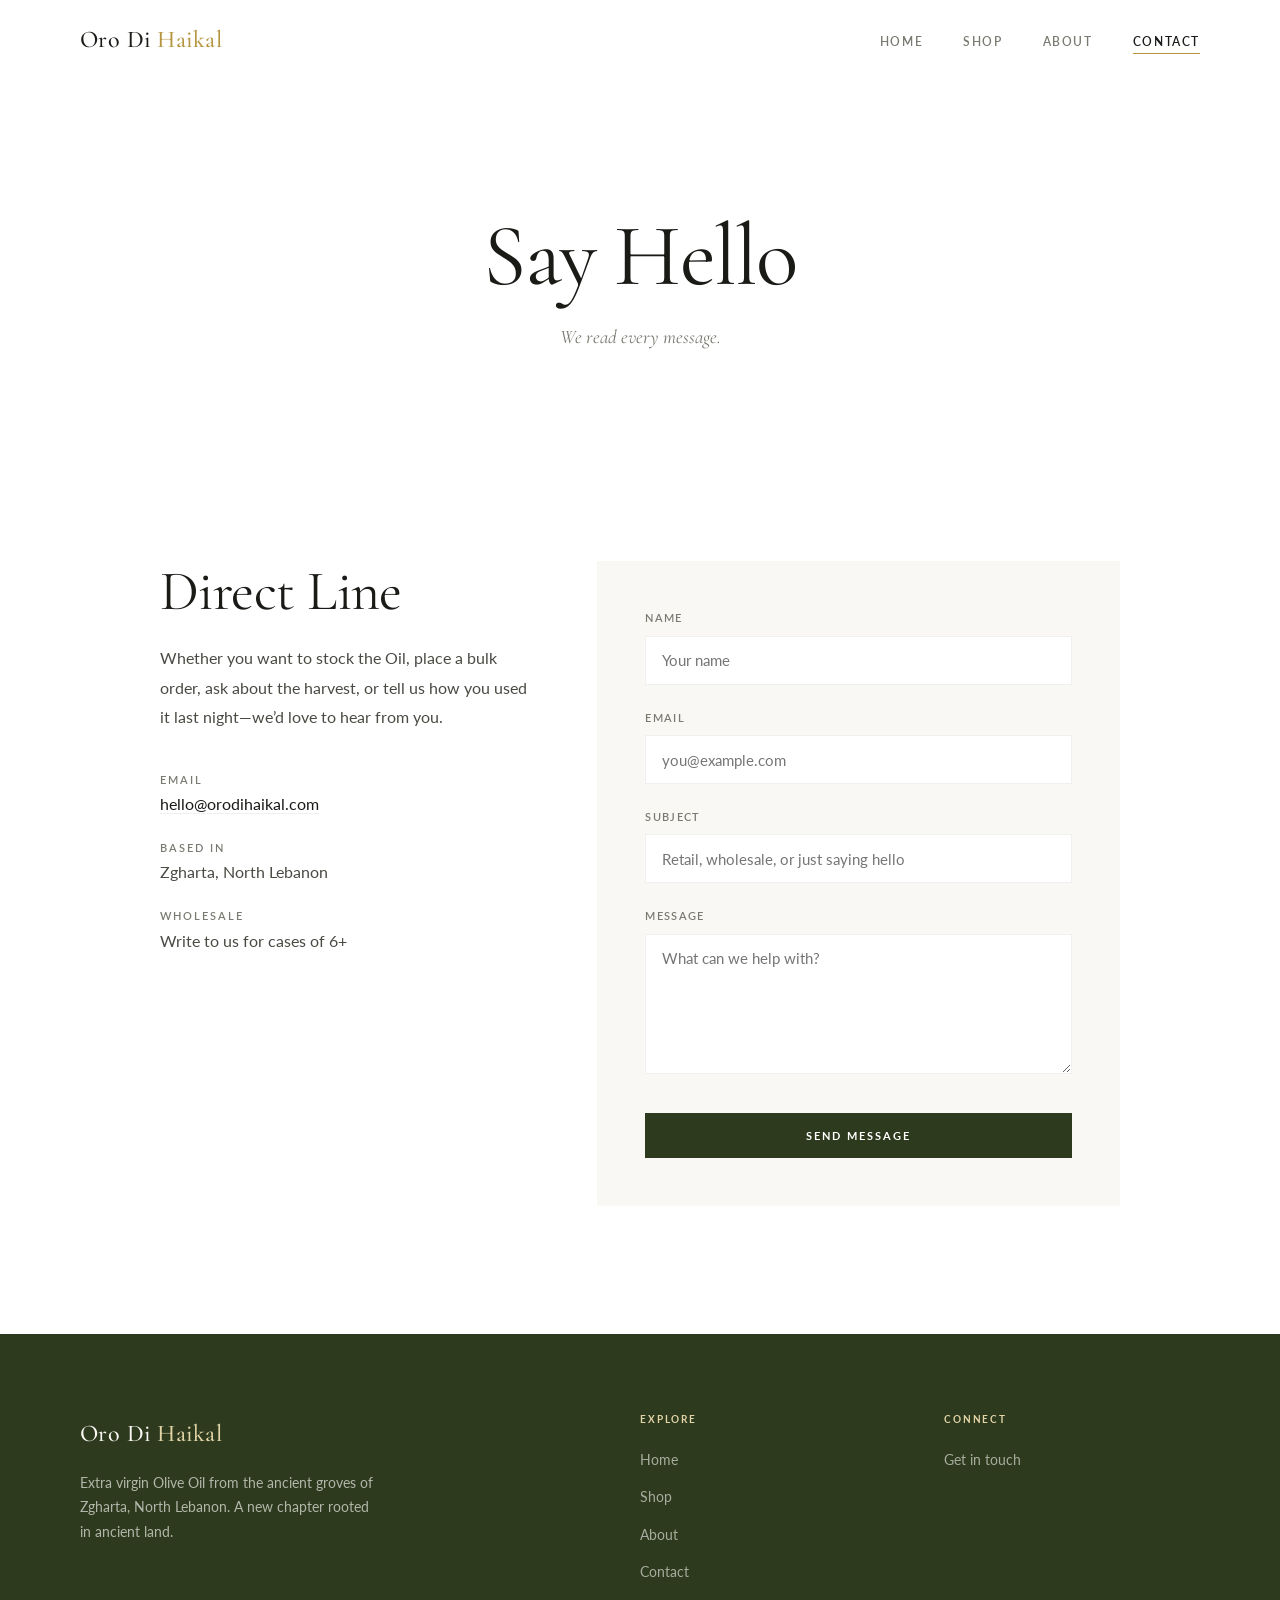
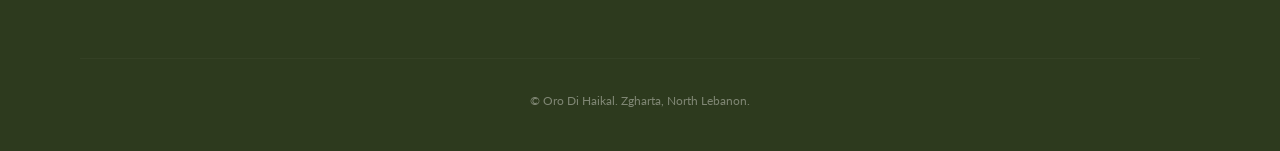
<file: contact.html>
<!DOCTYPE html>
<html lang="en">
<head>
  <meta charset="UTF-8" />
  <meta name="viewport" content="width=device-width, initial-scale=1.0" />
  <title>Contact &mdash; Oro Di Haikal</title>
  <meta name="description" content="Get in touch with Oro Di Haikal. Zgharta, North Lebanon. Wholesale, retail, and partnership inquiries." />
  <link rel="preconnect" href="https://fonts.googleapis.com" />
  <link rel="preconnect" href="https://fonts.gstatic.com" crossorigin />
  <link href="https://fonts.googleapis.com/css2?family=Cormorant+Garamond:ital,wght@0,400;0,500;0,600;1,400&family=Lato:wght@300;400;600;700&display=swap" rel="stylesheet" />
  <link rel="stylesheet" href="css/style.css" />
  <link rel="icon" href="data:image/svg+xml,<svg xmlns='http://www.w3.org/2000/svg' viewBox='0 0 32 32'><circle cx='16' cy='16' r='14' fill='%232d3a1e'/><circle cx='16' cy='14' r='5' fill='%23b59540'/></svg>" type="image/svg+xml" />
</head>
<body>
  <a href="#main" class="skip-link">Skip to content</a>

  <header class="site-header" id="header">
    <nav class="nav-inner">
      <a href="index.html" class="logo">Oro Di <span>Haikal</span></a>
      <button class="nav-toggle" id="navToggle" aria-label="Open menu" aria-expanded="false" aria-controls="navLinks">
        <svg viewBox="0 0 24 24" fill="none" stroke="currentColor" stroke-width="2"><path d="M3 12h18M3 6h18M3 18h18"/></svg>
      </button>
      <ul class="nav-links" id="navLinks">
        <li><a href="index.html">Home</a></li>
        <li><a href="shop.html">Shop</a></li>
        <li><a href="about.html">About</a></li>
        <li><a href="contact.html" class="active">Contact</a></li>
      </ul>
    </nav>
  </header>

  <main id="main">

    <section class="page-hero">
      <div class="container">
        <h1>Say Hello</h1>
        <p>We read every message.</p>
      </div>
    </section>

    <section class="s s--white">
      <div class="container">
        <div class="contact-grid reveal">
          <div class="contact-side">
            <h2>Direct Line</h2>
            <p>Whether you want to stock the Oil, place a bulk order, ask about the harvest, or tell us how you used it last night&mdash;we&rsquo;d love to hear from you.</p>
            <ul class="contact-list">
              <li><span class="label">Email</span><a href="mailto:hello@orodihaikal.com">hello@orodihaikal.com</a></li>
              <li><span class="label">Based in</span>Zgharta, North Lebanon</li>
              <li><span class="label">Wholesale</span>Write to us for cases of 6+</li>
            </ul>
          </div>
          <div class="form-wrap">
            <form id="contactForm" novalidate>
              <div class="form-group">
                <label for="name">Name</label>
                <input type="text" id="name" name="name" required placeholder="Your name" />
              </div>
              <div class="form-group">
                <label for="email">Email</label>
                <input type="email" id="email" name="email" required placeholder="you@example.com" />
              </div>
              <div class="form-group">
                <label for="subject">Subject</label>
                <input type="text" id="subject" name="subject" placeholder="Retail, wholesale, or just saying hello" />
              </div>
              <div class="form-group">
                <label for="message">Message</label>
                <textarea id="message" name="message" required placeholder="What can we help with?"></textarea>
              </div>
              <button type="submit" class="btn btn-primary">Send Message</button>
              <div class="form-msg" id="formMsg" role="status"></div>
            </form>
          </div>
        </div>
      </div>
    </section>

  </main>

  <footer class="site-footer">
    <div class="footer-inner">
      <div class="footer-grid">
        <div class="footer-brand">
          <div class="logo">Oro Di <span>Haikal</span></div>
          <p>Extra virgin Olive Oil from the ancient groves of Zgharta, North Lebanon. A new chapter rooted in ancient land.</p>
        </div>
        <div class="footer-links">
          <h4>Explore</h4>
          <ul>
            <li><a href="index.html">Home</a></li>
            <li><a href="shop.html">Shop</a></li>
            <li><a href="about.html">About</a></li>
            <li><a href="contact.html">Contact</a></li>
          </ul>
        </div>
        <div class="footer-links">
          <h4>Connect</h4>
          <ul>
            <li><a href="contact.html">Get in touch</a></li>
          </ul>
        </div>
      </div>
      <div class="footer-bottom">
        <p>&copy; Oro Di Haikal. Zgharta, North Lebanon.</p>
      </div>
    </div>
  </footer>

  <script src="js/main.js"></script>
  <script>
    (function() {
      var f = document.getElementById('contactForm');
      var m = document.getElementById('formMsg');
      if (!f || !m) return;
      f.addEventListener('submit', function(e) {
        e.preventDefault();
        var n = document.getElementById('name').value.trim();
        var em = document.getElementById('email').value.trim();
        var msg = document.getElementById('message').value.trim();
        m.className = 'form-msg'; m.textContent = '';
        if (!n || !em || !msg) { m.className = 'form-msg err'; m.textContent = 'Please fill in name, email, and message.'; return; }
        if (!/^[^\s@]+@[^\s@]+\.[^\s@]+$/.test(em)) { m.className = 'form-msg err'; m.textContent = 'Please enter a valid email.'; return; }
        m.className = 'form-msg ok'; m.textContent = 'Sent. We\u2019ll be in touch soon.'; f.reset();
      });
    })();
  </script>
</body>
</html>
</file>
<file: css/style.css>
/* ============================================
   Oro Di Haikal — Luxury Lifestyle Redesign
   White-forward, full-width imagery, editorial
   ============================================ */

:root {
  --green: #2d3a1e;
  --green-mid: #3f4f2a;
  --green-soft: #5a6e3f;
  --green-pale: #8a9e6e;
  --gold: #b59540;
  --gold-soft: #cdb368;
  --gold-pale: #e4d5a8;
  --cream: #faf8f4;
  --warm: #f3efe7;
  --white: #ffffff;
  --ink: #1a1a17;
  --text: #4a4a44;
  --text-light: #7a7a72;
  --border: rgba(0,0,0,0.06);
  --shadow-sm: 0 2px 20px rgba(0,0,0,0.04);
  --shadow-md: 0 8px 40px rgba(0,0,0,0.06);
  --shadow-lg: 0 20px 60px rgba(0,0,0,0.08);
  --serif: 'Cormorant Garamond', Georgia, 'Times New Roman', serif;
  --sans: 'Lato', -apple-system, 'Segoe UI', sans-serif;
  --ease: cubic-bezier(0.25, 0.46, 0.45, 0.94);
  --ease-out: cubic-bezier(0.22, 1, 0.36, 1);
}

*, *::before, *::after { box-sizing: border-box; margin: 0; padding: 0; }

html { scroll-behavior: smooth; }

body {
  font-family: var(--sans);
  font-size: 1rem;
  line-height: 1.7;
  color: var(--text);
  background: var(--white);
  min-height: 100vh;
  display: flex;
  flex-direction: column;
  -webkit-font-smoothing: antialiased;
}

img { max-width: 100%; height: auto; display: block; }

a {
  color: var(--ink);
  text-decoration: none;
  transition: color 0.3s var(--ease);
}
a:hover { color: var(--gold); }

.skip-link {
  position: absolute; top: -4rem; left: 1rem; z-index: 200;
  padding: 0.5rem 1rem; background: var(--green); color: var(--white);
  font-size: 0.8rem; font-weight: 600; transition: top 0.2s;
}
.skip-link:focus { top: 1rem; outline: 2px solid var(--gold); outline-offset: 2px; }

a:focus-visible, button:focus-visible, input:focus-visible, textarea:focus-visible {
  outline: 2px solid var(--green-soft); outline-offset: 3px;
}

/* ---- Typography ---- */
h1, h2, h3, h4 {
  font-family: var(--serif);
  font-weight: 400;
  color: var(--ink);
  line-height: 1.1;
}
h1 { font-size: clamp(3rem, 7vw, 5.5rem); letter-spacing: -0.02em; }
h2 { font-size: clamp(2rem, 4.5vw, 3.5rem); letter-spacing: -0.01em; }
h3 { font-size: clamp(1.3rem, 2.5vw, 1.75rem); }

.label {
  font-family: var(--sans);
  font-size: 0.68rem;
  font-weight: 600;
  letter-spacing: 0.18em;
  text-transform: uppercase;
  color: var(--text-light);
}

/* ---- Layout ---- */
.container { width: 100%; max-width: 1200px; margin: 0 auto; padding: 0 2.5rem; }
.container--sm { max-width: 720px; }
.container--md { max-width: 900px; }

/* ---- Nav ---- */
.site-header {
  position: fixed; top: 0; left: 0; right: 0; z-index: 100;
  background: rgba(255,255,255,0.92);
  backdrop-filter: blur(20px); -webkit-backdrop-filter: blur(20px);
  transition: box-shadow 0.4s var(--ease);
}
.site-header.scrolled { box-shadow: 0 1px 0 var(--border); }

.nav-inner {
  display: flex; align-items: center; justify-content: space-between;
  height: 5rem; max-width: 1200px; margin: 0 auto; padding: 0 2.5rem;
}

.logo {
  font-family: var(--serif); font-size: 1.5rem; font-weight: 500;
  color: var(--ink); letter-spacing: 0.02em;
}
.logo span { color: var(--gold); }

.nav-links {
  display: flex; align-items: center; gap: 2.5rem; list-style: none;
}
.nav-links a {
  font-size: 0.72rem; font-weight: 600; letter-spacing: 0.14em;
  text-transform: uppercase; color: var(--text-light); position: relative;
}
.nav-links a::after {
  content: ''; position: absolute; bottom: -6px; left: 0;
  width: 0; height: 1px; background: var(--gold);
  transition: width 0.3s var(--ease);
}
.nav-links a:hover, .nav-links a.active { color: var(--ink); }
.nav-links a:hover::after, .nav-links a.active::after { width: 100%; }

.nav-toggle {
  display: none; background: none; border: none;
  cursor: pointer; padding: 0.5rem; color: var(--ink);
}
.nav-toggle svg { width: 1.3rem; height: 1.3rem; }

/* ---- Main ---- */
main { flex: 1; padding-top: 5rem; }

/* ---- Hero ---- */
.hero {
  min-height: 100vh; display: flex; align-items: center;
  justify-content: center; text-align: center; position: relative;
  overflow: hidden; background: var(--cream);
}
.hero-bg {
  position: absolute; inset: 0;
  background: url('https://images.unsplash.com/photo-1758524152745-bcb26ffb14a5?w=1920&q=80') center/cover no-repeat;
  opacity: 0.2;
}
.hero-bg::after {
  content: ''; position: absolute; inset: 0;
  background: linear-gradient(to bottom, rgba(255,255,255,0.6) 0%, rgba(250,248,244,0.2) 50%, var(--cream) 100%);
}
.hero-content {
  position: relative; z-index: 1; padding: 4rem 2rem; max-width: 780px;
}
.hero-tag {
  font-size: 0.68rem; letter-spacing: 0.3em; text-transform: uppercase;
  color: var(--gold); margin-bottom: 2rem; font-weight: 600;
}
.hero h1 { margin-bottom: 2rem; }
.hero-sub {
  font-family: var(--serif); font-size: 1.3rem; font-style: italic;
  font-weight: 400; line-height: 1.7; color: var(--text);
  max-width: 540px; margin: 0 auto 3rem;
}

/* ---- Buttons ---- */
.btn {
  display: inline-block; padding: 1rem 2.8rem;
  font-family: var(--sans); font-size: 0.68rem; font-weight: 700;
  letter-spacing: 0.18em; text-transform: uppercase;
  border: none; cursor: pointer; transition: all 0.4s var(--ease);
}
.btn-primary { background: var(--green); color: var(--white); }
.btn-primary:hover {
  background: var(--green-mid); color: var(--white);
  transform: translateY(-2px); box-shadow: var(--shadow-md);
}
.btn-secondary { background: transparent; color: var(--ink); border: 1.5px solid var(--ink); }
.btn-secondary:hover { background: var(--ink); color: var(--white); }

.btn-light { background: var(--white); color: var(--green); }
.btn-light:hover { background: var(--gold-pale); color: var(--green); }

/* ---- Marquee strip ---- */
.marquee {
  padding: 1rem 0; background: var(--green); color: var(--gold-pale);
  overflow: hidden; white-space: nowrap;
}
.marquee-track {
  display: inline-flex; gap: 3rem; list-style: none;
  font-size: 0.65rem; font-weight: 600; letter-spacing: 0.2em;
  text-transform: uppercase; animation: scroll 40s linear infinite;
}
.marquee-track .sep { opacity: 0.3; }

@keyframes scroll {
  0% { transform: translateX(0); }
  100% { transform: translateX(-50%); }
}

/* ---- Sections ---- */
.s { padding: 8rem 0; }
.s--sm { padding: 5rem 0; }
.s--white { background: var(--white); }
.s--cream { background: var(--cream); }
.s--green { background: var(--green); color: var(--cream); }
.s--green h2, .s--green h3 { color: var(--white); }
.s--green .label { color: var(--gold-pale); }

.s-head { text-align: center; margin-bottom: 4rem; }
.s-head h2 { margin-top: 0.75rem; }

/* ---- Full-width image ---- */
.full-img {
  width: 100%; height: 70vh; min-height: 400px;
  object-fit: cover; display: block;
}

.full-img--landscape {
  height: 85vh; min-height: 520px;
  object-position: center 40%;
}

.full-img--harvest {
  height: 75vh; min-height: 460px;
  object-position: center 60%;
}

/* ---- Centered prose ---- */
.prose {
  max-width: 640px; margin: 0 auto; text-align: center;
}
.prose p {
  font-size: 1.05rem; line-height: 1.9; color: var(--text);
  margin-bottom: 1.5rem;
}
.prose p:last-child { margin-bottom: 0; }

.prose--lead p:first-child {
  font-family: var(--serif); font-size: 1.35rem;
  font-style: italic; font-weight: 400; line-height: 1.65;
  color: var(--ink);
}

/* ---- Two-col grid ---- */
.duo {
  display: grid; grid-template-columns: 1fr 1fr;
  gap: 0; align-items: stretch;
}
.duo-img { overflow: hidden; }
.duo-img img {
  width: 100%; height: 100%; min-height: 500px;
  object-fit: cover; object-position: center top;
  transition: transform 1s var(--ease-out);
}
.duo-img:hover img { transform: scale(1.03); }

.duo-text {
  display: flex; flex-direction: column; justify-content: center;
  padding: 5rem 4rem;
}
.duo-text h2 { margin-bottom: 1.5rem; }
.duo-text p { margin-bottom: 1.25rem; line-height: 1.85; color: var(--text); }
.duo-text .btn { align-self: flex-start; margin-top: 1rem; }

/* ---- Three-col cards ---- */
.trio { display: grid; grid-template-columns: repeat(3,1fr); gap: 2rem; }

.card {
  background: var(--white); overflow: hidden;
  box-shadow: var(--shadow-sm);
  transition: transform 0.5s var(--ease-out), box-shadow 0.5s var(--ease-out);
}
.card:hover { transform: translateY(-6px); box-shadow: var(--shadow-md); }
.card img {
  width: 100%; height: 260px; object-fit: cover;
  transition: transform 0.8s var(--ease-out);
}
.card:hover img { transform: scale(1.04); }
.card-body { padding: 2rem 2rem 2.5rem; }
.card-body h3 { margin-bottom: 0.75rem; }
.card-body p { font-size: 0.95rem; line-height: 1.8; color: var(--text); }

/* ---- Product ---- */
.product {
  display: grid; grid-template-columns: 1fr 1fr;
  gap: 0; max-width: 1100px; margin: 0 auto;
  background: var(--white); box-shadow: var(--shadow-lg);
}
.product-img { overflow: hidden; }
.product-img img {
  width: 100%; height: 100%; min-height: 600px;
  object-fit: cover; transition: transform 1s var(--ease-out);
}
.product-img:hover img { transform: scale(1.03); }

.product-info {
  padding: 4rem 3rem;
  display: flex; flex-direction: column; justify-content: center;
}
.product-info h2 { margin-bottom: 0.5rem; }
.product-info .label { margin-bottom: 1.5rem; display: block; }
.product-info .price {
  font-family: var(--serif); font-size: 2.2rem;
  color: var(--ink); margin-bottom: 2rem; font-weight: 400;
}
.product-info p {
  margin-bottom: 1.25rem; line-height: 1.85; font-size: 0.95rem; color: var(--text);
}
.product-info p strong {
  display: block; margin-bottom: 0.25rem;
  font-size: 0.68rem; letter-spacing: 0.12em;
  text-transform: uppercase; color: var(--text-light); font-weight: 600;
}

.qty-row {
  display: flex; align-items: center; gap: 1rem; margin-bottom: 1.5rem;
}
.qty-row label {
  font-size: 0.68rem; font-weight: 600;
  letter-spacing: 0.12em; text-transform: uppercase; color: var(--text-light);
}
.qty-row input {
  width: 4rem; padding: 0.65rem; border: 1.5px solid var(--border);
  border-radius: 0; font-size: 1rem; text-align: center;
  font-family: var(--sans); background: var(--cream);
  transition: border-color 0.3s var(--ease);
}
.qty-row input:focus { border-color: var(--green-soft); outline: none; }

.cart-msg {
  margin-top: 0.75rem; font-size: 0.85rem; font-style: italic;
  color: var(--green-soft); min-height: 1.5em;
  opacity: 0; transition: opacity 0.4s var(--ease);
}
.cart-msg.show { opacity: 1; }

/* ---- Contact ---- */
.contact-grid {
  display: grid; grid-template-columns: 1fr 1.4fr;
  gap: 4rem; max-width: 960px; margin: 0 auto; align-items: start;
}
.contact-side h2 { margin-bottom: 1.25rem; }
.contact-side > p { color: var(--text); line-height: 1.85; margin-bottom: 2.5rem; }

.contact-list { list-style: none; }
.contact-list li { margin-bottom: 1.5rem; line-height: 1.5; }
.contact-list .label { display: block; margin-bottom: 0.25rem; }
.contact-list a {
  color: var(--ink); border-bottom: 1px solid var(--border);
  transition: border-color 0.3s var(--ease);
}
.contact-list a:hover { border-color: var(--gold); }

.form-wrap { background: var(--cream); padding: 3rem; }
.form-group { margin-bottom: 1.5rem; }
.form-group label {
  display: block; font-size: 0.68rem; font-weight: 600;
  letter-spacing: 0.12em; text-transform: uppercase;
  color: var(--text-light); margin-bottom: 0.5rem;
}
.form-group input, .form-group textarea {
  width: 100%; padding: 0.9rem 1rem; border: 1.5px solid var(--border);
  border-radius: 0; font-family: var(--sans); font-size: 0.95rem;
  background: var(--white); transition: border-color 0.3s var(--ease);
}
.form-group input:focus, .form-group textarea:focus {
  outline: none; border-color: var(--green-soft);
}
.form-group textarea { min-height: 140px; resize: vertical; }

.form-wrap .btn { width: 100%; margin-top: 0.5rem; }

.form-msg {
  margin-top: 1rem; padding: 0.85rem 1rem;
  font-size: 0.9rem; font-style: italic; display: none;
}
.form-msg.ok { display: block; background: rgba(90,110,63,0.08); color: var(--green); }
.form-msg.err { display: block; background: rgba(180,50,50,0.06); color: #7a2828; }

/* ---- Page hero (inner) ---- */
.page-hero {
  padding: 8rem 0 5rem; text-align: center; background: var(--white);
}
.page-hero h1 { margin-bottom: 1rem; }
.page-hero p {
  font-family: var(--serif); font-style: italic;
  font-size: 1.2rem; color: var(--text-light); max-width: 480px; margin: 0 auto;
}

/* ---- Footer ---- */
.site-footer {
  background: var(--green); color: var(--cream);
  padding: 5rem 0 2.5rem; margin-top: auto;
}
.footer-inner { max-width: 1200px; margin: 0 auto; padding: 0 2.5rem; }
.footer-grid {
  display: grid; grid-template-columns: 2fr 1fr 1fr;
  gap: 3rem; margin-bottom: 4rem;
}
.footer-brand .logo { color: var(--cream); margin-bottom: 1rem; display: block; }
.footer-brand .logo span { color: var(--gold-pale); }
.footer-brand p { font-size: 0.9rem; line-height: 1.7; opacity: 0.65; max-width: 300px; }

.footer-links h4 {
  font-family: var(--sans); font-size: 0.65rem; font-weight: 700;
  letter-spacing: 0.18em; text-transform: uppercase;
  margin-bottom: 1.25rem; color: var(--gold-pale);
}
.footer-links ul { list-style: none; }
.footer-links li { margin-bottom: 0.6rem; }
.footer-links a { color: var(--cream); font-size: 0.9rem; opacity: 0.6; transition: opacity 0.3s; }
.footer-links a:hover { opacity: 1; color: var(--cream); }

.footer-bottom {
  padding-top: 2rem; border-top: 1px solid rgba(255,255,255,0.08);
  text-align: center; font-size: 0.75rem; opacity: 0.4;
}

/* ---- Animations ---- */
.reveal {
  opacity: 0; transform: translateY(40px);
  transition: opacity 0.9s var(--ease-out), transform 0.9s var(--ease-out);
}
.reveal.vis { opacity: 1; transform: translateY(0); }
.reveal-d1 { transition-delay: 0.15s; }
.reveal-d2 { transition-delay: 0.3s; }

/* ---- Responsive ---- */
@media (max-width: 900px) {
  .duo, .product, .trio { grid-template-columns: 1fr; }
  .duo-text { padding: 3rem 2rem; }
  .duo-img img, .product-img img { min-height: 300px; height: 50vw; }
  .product-info { padding: 2.5rem 2rem; }
  .contact-grid { grid-template-columns: 1fr; }
  .footer-grid { grid-template-columns: 1fr; text-align: center; }
  .footer-brand p { max-width: none; }
}

@media (max-width: 768px) {
  .nav-links {
    position: fixed; top: 5rem; right: -100%;
    width: 100%; max-width: 320px; height: calc(100vh - 5rem);
    background: var(--white); flex-direction: column;
    align-items: flex-start; padding: 3rem 2.5rem; gap: 1.5rem;
    box-shadow: -10px 0 40px rgba(0,0,0,0.06);
    transition: right 0.4s var(--ease-out);
  }
  .nav-links.open { right: 0; }
  .nav-toggle { display: block; }
  .s { padding: 5rem 0; }
  .page-hero { padding: 6rem 0 3rem; }
  .full-img { height: 50vh; min-height: 280px; }
  .full-img--landscape { height: 60vh; min-height: 320px; }
  .full-img--harvest { height: 55vh; min-height: 300px; }
  .container { padding: 0 1.5rem; }
  .card-body { padding: 1.5rem; }
  .card img { height: 200px; }
}

@media (max-width: 480px) {
  h1 { font-size: clamp(2.2rem, 10vw, 3rem); }
  .hero { min-height: 90vh; }
  .hero-content { padding: 3rem 1.5rem; }
  .form-wrap { padding: 2rem 1.5rem; }
}

@media (prefers-reduced-motion: reduce) {
  *, *::before, *::after {
    animation-duration: 0.01ms !important;
    transition-duration: 0.01ms !important;
  }
  .reveal { opacity: 1; transform: none; }
}
</file>
